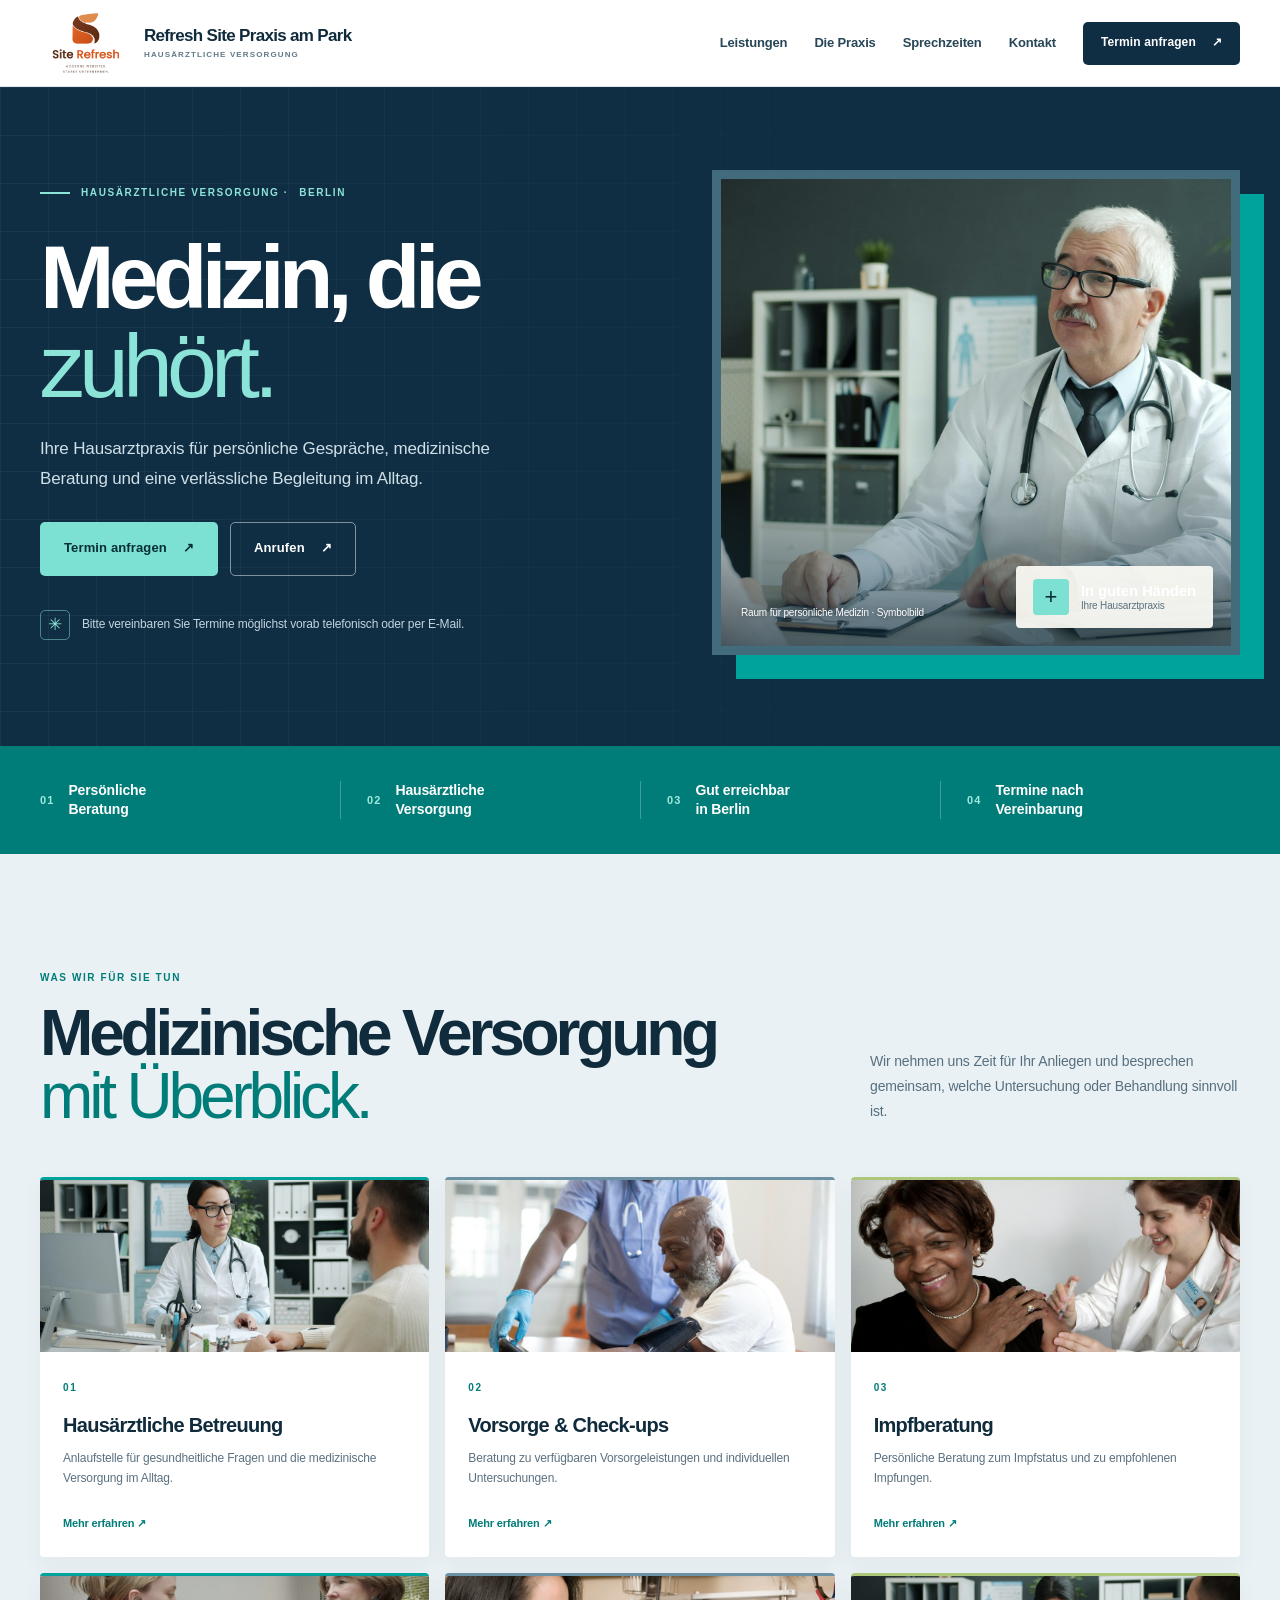
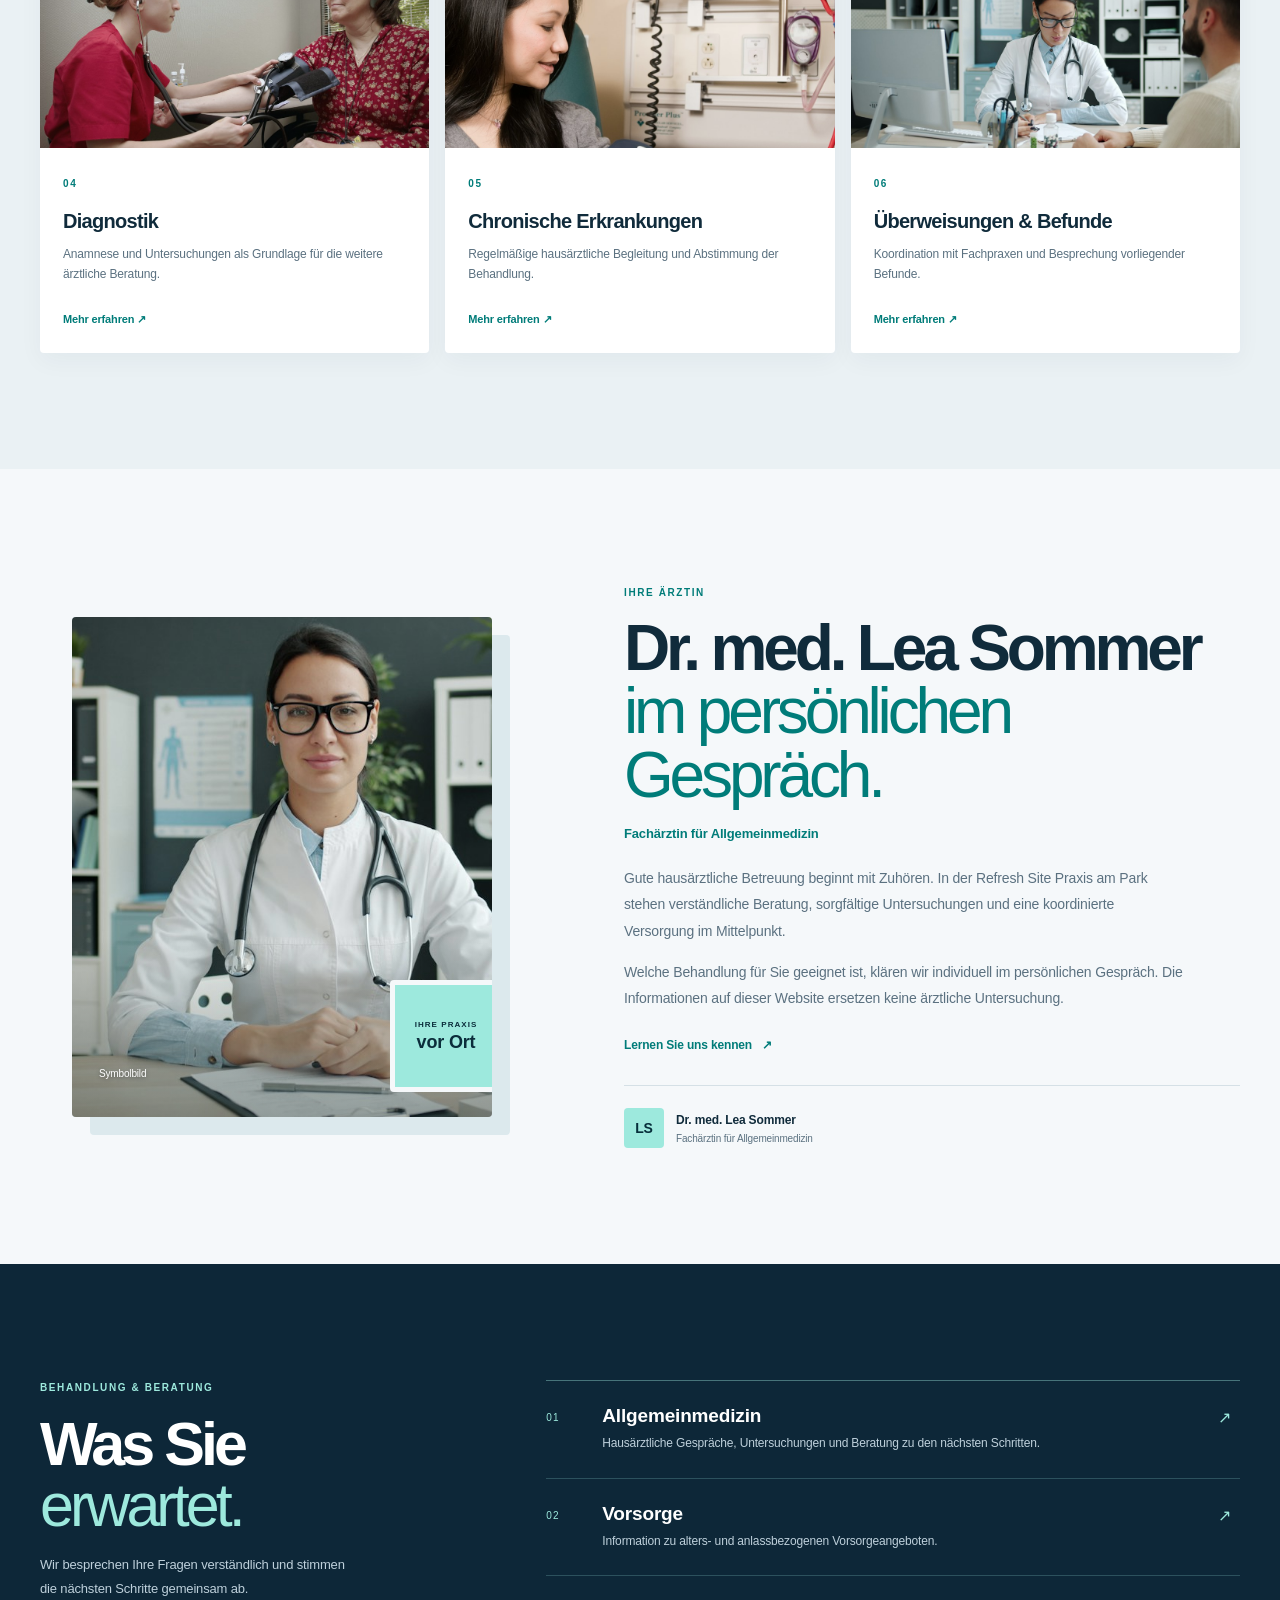
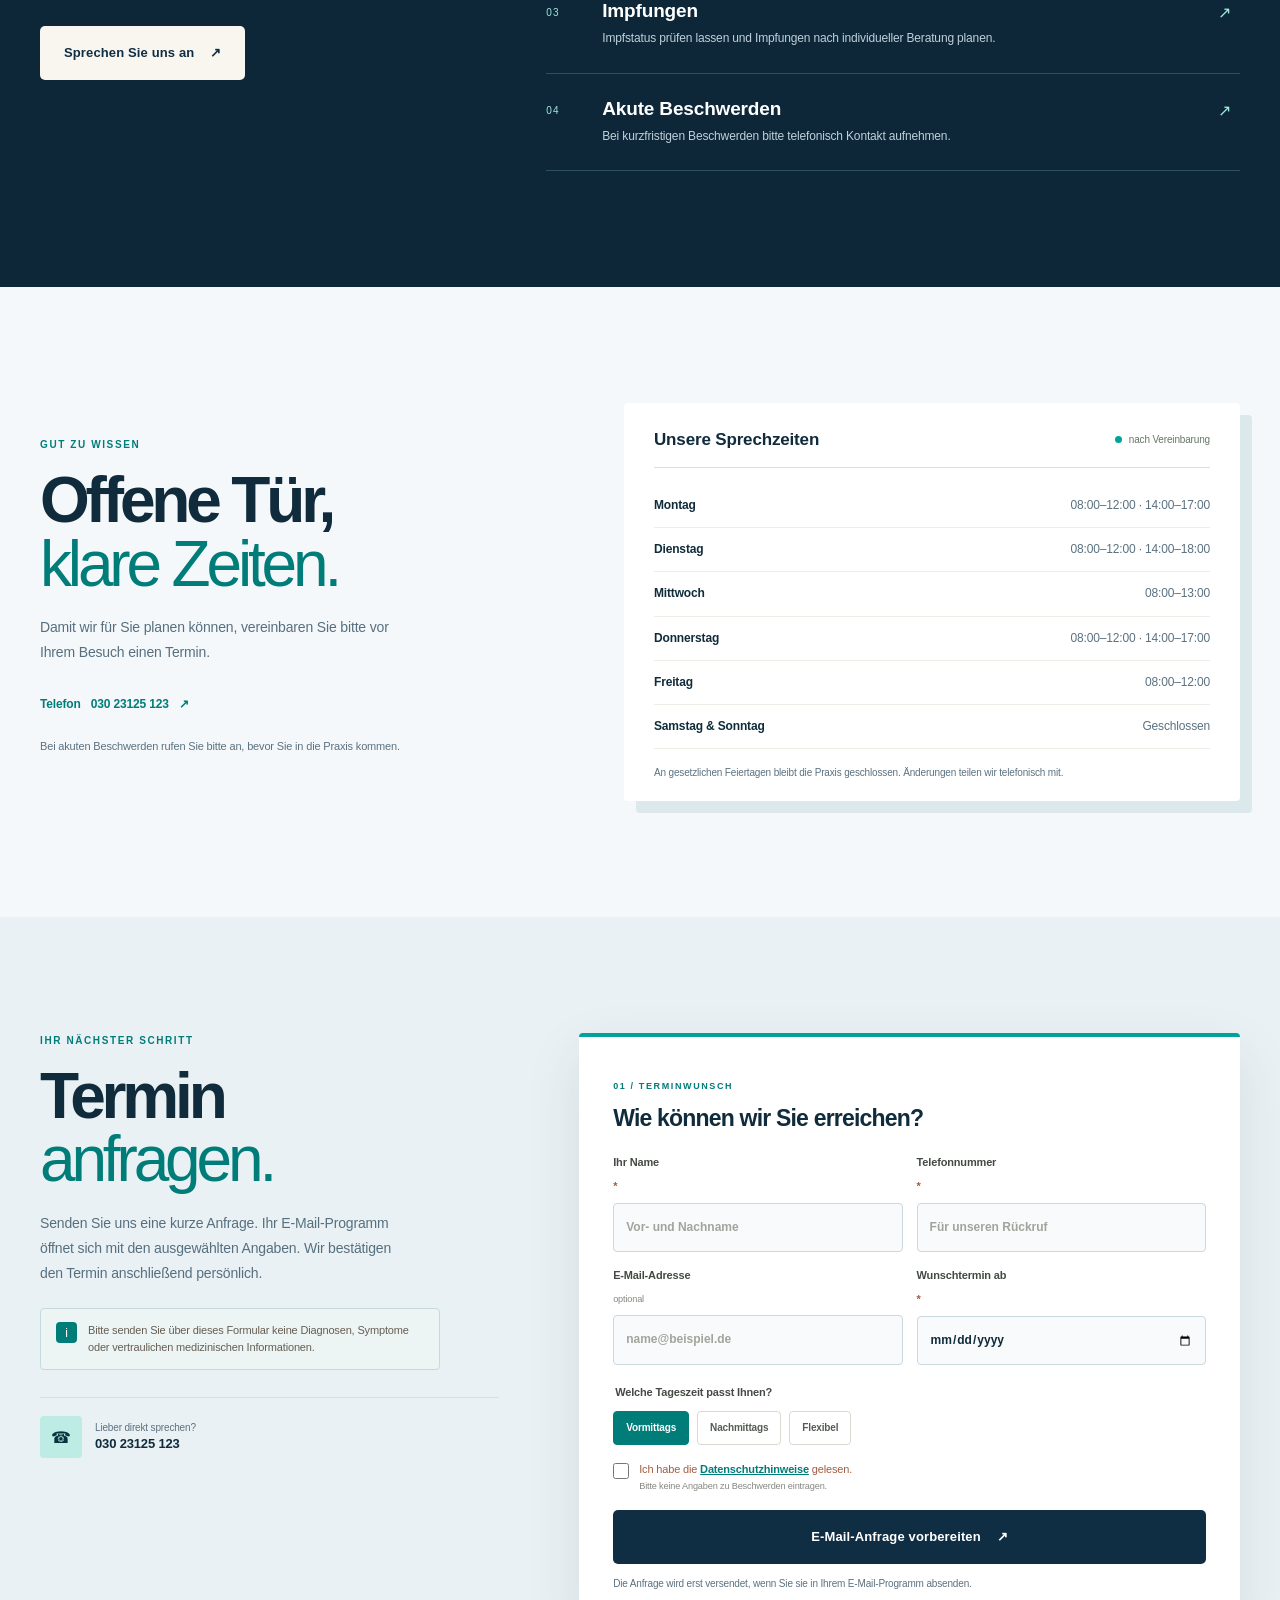
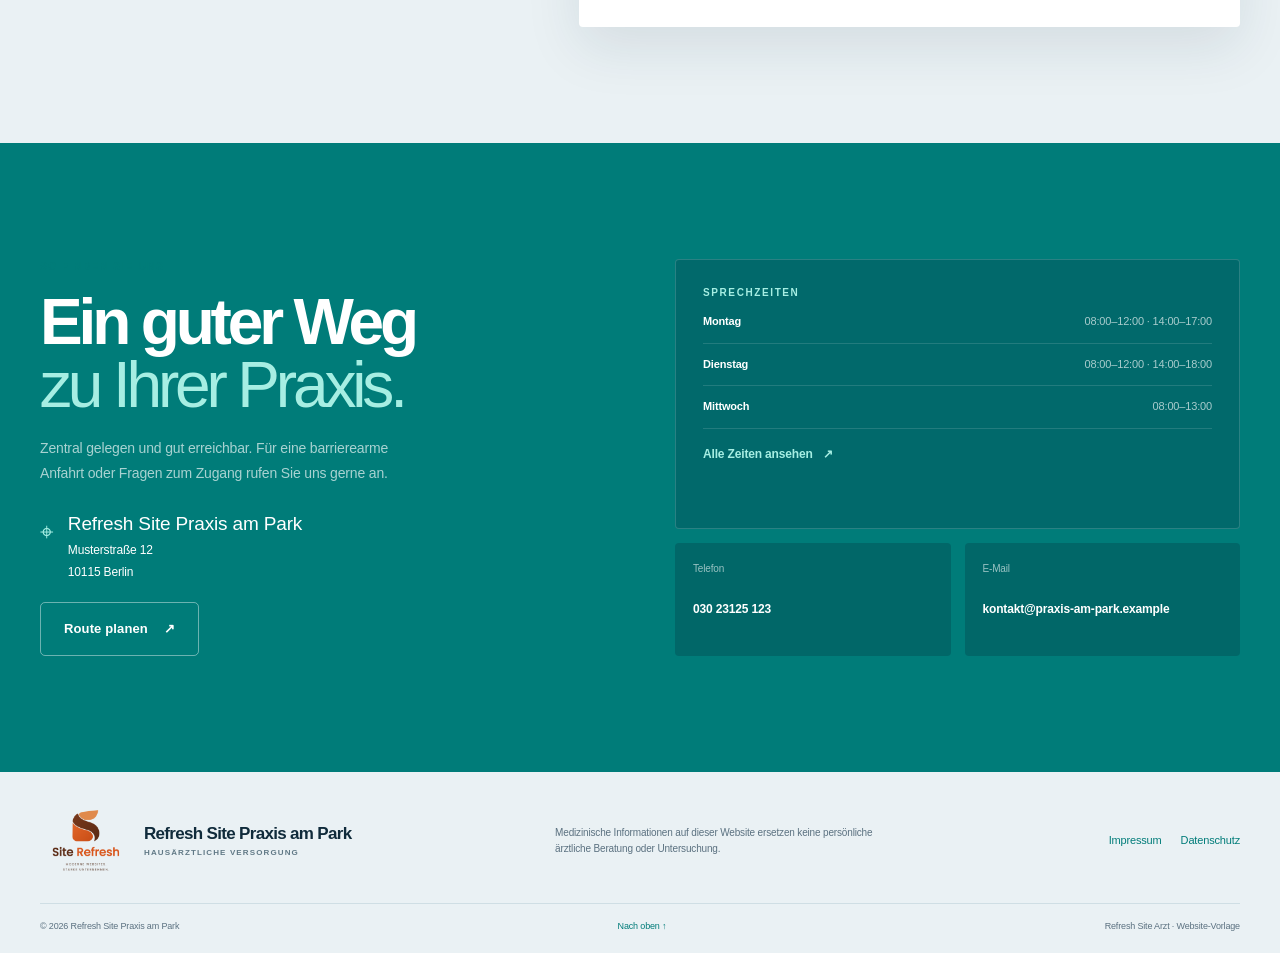
<file: index.html>
<!doctype html>
<html lang="de">
<head>
  <meta charset="utf-8">
  <meta name="viewport" content="width=device-width, initial-scale=1">
  <meta name="theme-color" content="#f7f5ef">
  <meta name="description" content="Hausärztliche Versorgung in Berlin: Informationen zu Leistungen, Sprechzeiten und Terminvereinbarung in der Refresh Site Praxis am Park.">
  <meta property="og:title" content="Refresh Site Praxis am Park — Hausärztliche Versorgung in Berlin">
  <meta property="og:description" content="Leistungen, Sprechzeiten und Kontakt. Lernen Sie die Refresh Site Praxis am Park kennen.">
  <meta property="og:type" content="website">
  <title>Refresh Site Praxis am Park — Hausärztliche Versorgung in Berlin</title>
  <link rel="icon" href="assets/medical-mark.svg" type="image/svg+xml">
  <link rel="stylesheet" href="styles.css">
  <script src="config.js" defer></script>
  <script src="app.js" defer></script>
</head>
<body>
  <a class="skip-link" href="#main">Zum Inhalt springen</a>
  <header class="site-header" id="start">
    <div class="header-inner wrap">
      <a class="brand" href="#start" aria-label="Refresh Site Praxis am Park – Startseite">
        <img class="site-logo" src="assets/site-refresh-logo-scharf.png" alt="Site Refresh logo" width="2400" height="1840">
        <span class="brand-copy"><strong data-config="practiceName">Refresh Site Praxis am Park</strong><small data-config="specialty">Hausärztliche Versorgung</small></span>
      </a>
      <button class="nav-toggle" type="button" aria-label="Menü öffnen" aria-expanded="false" aria-controls="primary-nav"><span></span><span></span></button>
      <nav id="primary-nav" class="primary-nav" aria-label="Hauptnavigation">
        <a href="#leistungen">Leistungen</a><a href="#team">Die Praxis</a><a href="#sprechzeiten">Sprechzeiten</a><a href="#kontakt">Kontakt</a>
        <a class="button button-small button-dark nav-appointment" href="#termin">Termin anfragen <span aria-hidden="true">↗</span></a>
      </nav>
    </div>
  </header>
  <main id="main">
    <section class="hero section-pad">
      <div class="wrap hero-grid">
        <div class="hero-copy">
          <p class="eyebrow"><span class="eyebrow-line"></span> Hausärztliche Versorgung · <span data-config="city">Berlin</span></p>
          <h1>Medizin, die<br><em>zuhört.</em></h1>
          <p class="hero-intro">Ihre Hausarztpraxis für persönliche Gespräche, medizinische Beratung und eine verlässliche Begleitung im Alltag.</p>
          <div class="hero-actions"><a class="button button-accent" href="#termin">Termin anfragen <span aria-hidden="true">↗</span></a><a class="button button-outline" data-phone href="tel:+493023125123">Anrufen <span aria-hidden="true">↗</span></a></div>
          <div class="hero-note"><span class="note-icon" aria-hidden="true">✳</span><span>Bitte vereinbaren Sie Termine möglichst vorab telefonisch oder per E-Mail.</span></div>
        </div>
        <div class="hero-art">
          <img class="hero-photo" src="assets/hero-consultation.jpg" alt="Arzt im persönlichen Gespräch mit einer Patientin" fetchpriority="high" decoding="async">
          <div class="art-card"><span class="art-card-icon">+</span><span><b>In guten Händen</b><small>Ihre Hausarztpraxis</small></span></div>
          <div class="art-caption">Raum für persönliche Medizin · Symbolbild</div>
        </div>
      </div>
    </section>
    <section class="trust-strip" aria-label="Praxis-Schwerpunkte">
      <div class="wrap trust-grid"><div><span class="trust-number">01</span><span>Persönliche<br>Beratung</span></div><div><span class="trust-number">02</span><span>Hausärztliche<br>Versorgung</span></div><div><span class="trust-number">03</span><span>Gut erreichbar<br>in <span data-config="city">Berlin</span></span></div><div><span class="trust-number">04</span><span>Termine nach<br>Vereinbarung</span></div></div>
    </section>
    <section class="section-pad section-warm" id="leistungen">
      <div class="wrap">
        <div class="section-heading"><div><p class="eyebrow">Was wir für Sie tun</p><h2>Medizinische Versorgung<br><em>mit Überblick.</em></h2></div><p class="section-lede">Wir nehmen uns Zeit für Ihr Anliegen und besprechen gemeinsam, welche Untersuchung oder Behandlung sinnvoll ist.</p></div>
        <div class="service-grid" id="service-grid" aria-label="Leistungen der Praxis"></div>
      </div>
    </section>
    <section class="section-pad" id="team">
      <div class="wrap profile-grid">
          <div class="profile-visual">
            <img class="profile-photo" src="assets/doctor-profile.jpg" alt="Symbolbild einer Ärztin im Behandlungszimmer" loading="lazy" decoding="async">
            <span class="photo-disclaimer">Symbolbild</span>
          <div class="profile-stamp"><span>Ihre Praxis</span><b>vor Ort</b></div>
        </div>
        <div class="profile-copy"><p class="eyebrow">Ihre Ärztin</p><h2><span data-config="doctorName">Dr. med. Lea Sommer</span><br><em>im persönlichen Gespräch.</em></h2><p class="profile-qualification" data-config="qualifications">Fachärztin für Allgemeinmedizin</p><p>Gute hausärztliche Betreuung beginnt mit Zuhören. In der Refresh Site Praxis am Park stehen verständliche Beratung, sorgfältige Untersuchungen und eine koordinierte Versorgung im Mittelpunkt.</p><p>Welche Behandlung für Sie geeignet ist, klären wir individuell im persönlichen Gespräch. Die Informationen auf dieser Website ersetzen keine ärztliche Untersuchung.</p><a class="text-link" href="#termin">Lernen Sie uns kennen <span aria-hidden="true">↗</span></a><div class="profile-signature"><span class="signature-mark" data-config="doctorInitials">LS</span><span><b data-config="doctorName">Dr. med. Lea Sommer</b><small data-config="qualifications">Fachärztin für Allgemeinmedizin</small></span></div></div>
      </div>
    </section>
    <section class="section-pad section-dark">
      <div class="wrap treatment-layout"><div><p class="eyebrow eyebrow-light">Behandlung & Beratung</p><h2>Was Sie<br><em>erwartet.</em></h2><p class="dark-lede">Wir besprechen Ihre Fragen verständlich und stimmen die nächsten Schritte gemeinsam ab.</p><a class="button button-light" href="#termin">Sprechen Sie uns an <span aria-hidden="true">↗</span></a></div><div id="treatment-list" class="treatment-list"></div></div>
    </section>
    <section class="section-pad" id="sprechzeiten">
      <div class="wrap hours-layout"><div><p class="eyebrow">Gut zu wissen</p><h2>Offene Tür,<br><em>klare Zeiten.</em></h2><p class="section-lede">Damit wir für Sie planen können, vereinbaren Sie bitte vor Ihrem Besuch einen Termin.</p><a class="text-link" data-phone href="tel:+493023125123">Telefon <span data-config="phoneDisplay">030 23125 123</span> <span aria-hidden="true">↗</span></a><p class="hours-hint">Bei akuten Beschwerden rufen Sie bitte an, bevor Sie in die Praxis kommen.</p></div><div class="hours-card"><div class="hours-card-head"><span>Unsere Sprechzeiten</span><span class="open-mark"><i></i> nach Vereinbarung</span></div><dl id="hours-list"></dl><p class="hours-footnote">An gesetzlichen Feiertagen bleibt die Praxis geschlossen. Änderungen teilen wir telefonisch mit.</p></div></div>
    </section>
    <section class="section-pad section-warm" id="termin">
      <div class="wrap appointment-layout"><div><p class="eyebrow">Ihr nächster Schritt</p><h2>Termin<br><em>anfragen.</em></h2><p class="section-lede">Senden Sie uns eine kurze Anfrage. Ihr E-Mail-Programm öffnet sich mit den ausgewählten Angaben. Wir bestätigen den Termin anschließend persönlich.</p><div class="appointment-callout"><span aria-hidden="true">i</span><p>Bitte senden Sie über dieses Formular keine Diagnosen, Symptome oder vertraulichen medizinischen Informationen.</p></div><div class="appointment-phone"><span class="phone-icon" aria-hidden="true">☎</span><span><small>Lieber direkt sprechen?</small><a data-phone href="tel:+493023125123"><b data-config="phoneDisplay">030 23125 123</b></a></span></div></div>
        <form id="appointment-form" class="appointment-form">
          <div class="form-heading"><span class="form-step">01 / TERMINWUNSCH</span><h3>Wie können wir Sie erreichen?</h3></div>
          <div class="form-row"><label for="name">Ihr Name <span aria-hidden="true">*</span><input id="name" name="name" autocomplete="name" required maxlength="100" placeholder="Vor- und Nachname"></label><label for="phone">Telefonnummer <span aria-hidden="true">*</span><input id="phone" name="phone" type="tel" autocomplete="tel" required maxlength="30" placeholder="Für unseren Rückruf"></label></div>
          <div class="form-row"><label for="email">E-Mail-Adresse <small>optional</small><input id="email" name="email" type="email" autocomplete="email" maxlength="150" placeholder="name@beispiel.de"></label><label for="date">Wunschtermin ab <span aria-hidden="true">*</span><input id="date" name="date" type="date" required></label></div>
          <fieldset class="time-options"><legend>Welche Tageszeit passt Ihnen?</legend><label><input type="radio" name="period" value="Vormittags" checked><span>Vormittags</span></label><label><input type="radio" name="period" value="Nachmittags"><span>Nachmittags</span></label><label><input type="radio" name="period" value="Flexibel"><span>Flexibel</span></label></fieldset>
          <label class="consent"><input type="checkbox" name="privacy" required><span>Ich habe die <a href="datenschutz.html" target="_blank" rel="noopener">Datenschutzhinweise</a> gelesen. <small>Bitte keine Angaben zu Beschwerden eintragen.</small></span></label>
          <button class="button button-dark form-submit" type="submit">E-Mail-Anfrage vorbereiten <span aria-hidden="true">↗</span></button>
          <p class="form-status" id="form-status" aria-live="polite">Die Anfrage wird erst versendet, wenn Sie sie in Ihrem E-Mail-Programm absenden.</p>
        </form>
      </div>
    </section>
    <section class="section-pad contact-section" id="kontakt">
      <div class="wrap contact-layout"><div class="contact-copy"><p class="eyebrow">So finden Sie uns</p><h2>Ein guter Weg<br><em>zu Ihrer Praxis.</em></h2><p class="section-lede">Zentral gelegen und gut erreichbar. Für eine barrierearme Anfahrt oder Fragen zum Zugang rufen Sie uns gerne an.</p><div class="address-block"><span class="address-icon" aria-hidden="true">⌖</span><address><b data-config="practiceName">Refresh Site Praxis am Park</b><span data-config="address">Musterstraße 12</span><span><span data-config="postalCode">10115</span> <span data-config="city">Berlin</span></span></address></div><a class="button button-outline" id="directions-link" href="https://www.openstreetmap.org/" target="_blank" rel="noopener noreferrer">Route planen <span aria-hidden="true">↗</span></a></div><div class="contact-side"><div class="contact-hours"><p class="eyebrow eyebrow-light">Sprechzeiten</p><div id="hours-mini"></div><a href="#sprechzeiten" class="text-link text-link-light">Alle Zeiten ansehen <span aria-hidden="true">↗</span></a></div><div class="contact-quick"><div><small>Telefon</small><a data-phone href="tel:+493023125123" data-config="phoneDisplay">030 23125 123</a></div><div><small>E-Mail</small><a data-email href="mailto:kontakt@praxis-am-park.example" data-config="email">kontakt@praxis-am-park.example</a></div></div></div></div>
    </section>
  </main>
  <footer class="site-footer"><div class="wrap footer-main"><a class="brand brand-footer" href="#start"><img class="site-logo" src="assets/site-refresh-logo-scharf.png" alt="Site Refresh logo" width="2400" height="1840"><span class="brand-copy"><strong data-config="practiceName">Refresh Site Praxis am Park</strong><small data-config="specialty">Hausärztliche Versorgung</small></span></a><p class="footer-note">Medizinische Informationen auf dieser Website ersetzen keine persönliche ärztliche Beratung oder Untersuchung.</p><nav aria-label="Rechtliche Informationen"><a href="impressum.html">Impressum</a><a href="datenschutz.html">Datenschutz</a></nav></div><div class="wrap footer-bottom"><span>© <span id="year"></span> <span data-config="practiceName">Refresh Site Praxis am Park</span></span><a href="#start">Nach oben ↑</a><span>Refresh Site Arzt · Website-Vorlage</span></div></footer>
</body>
</html>
</file>
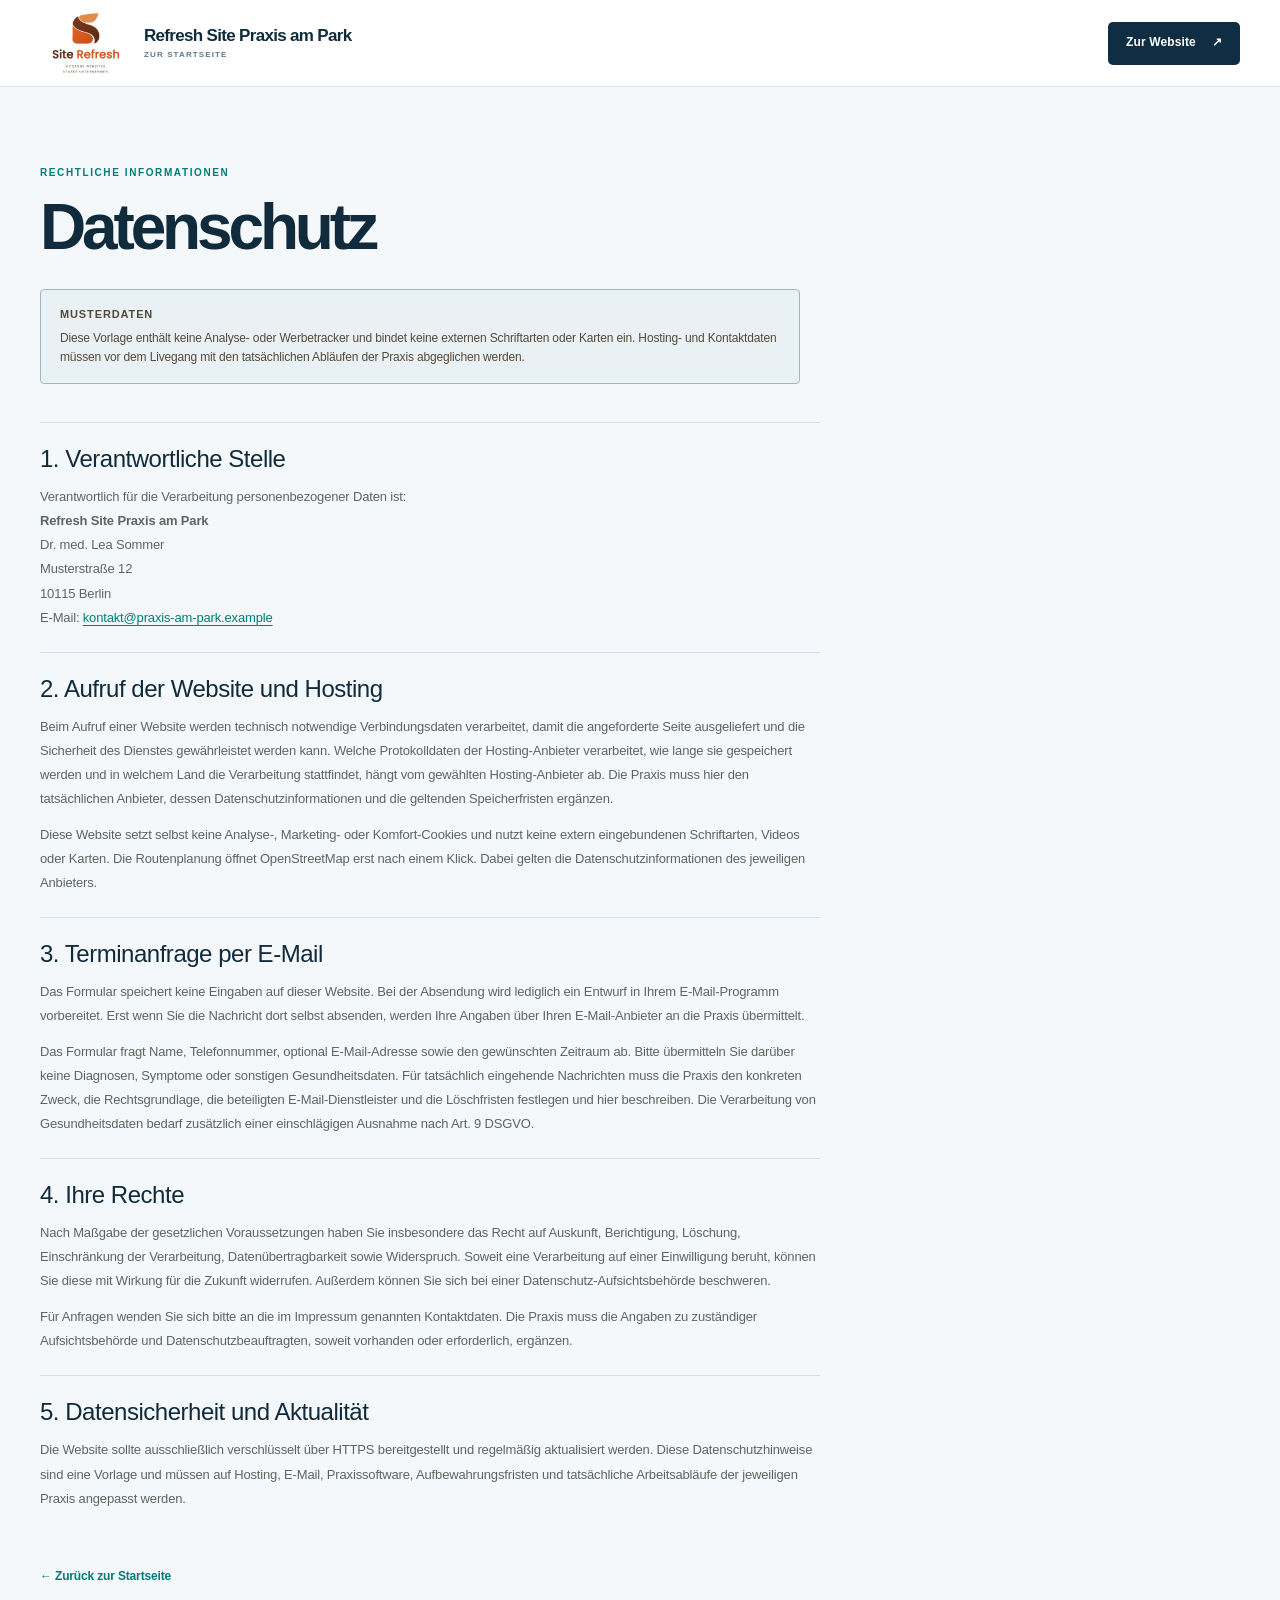
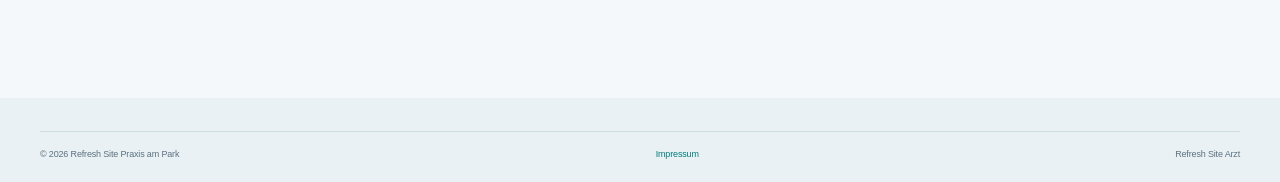
<file: datenschutz.html>
<!doctype html>
<html lang="de">
<head>
  <meta charset="utf-8"><meta name="viewport" content="width=device-width, initial-scale=1"><meta name="theme-color" content="#f7f5ef">
  <meta name="description" content="Datenschutzhinweise der Refresh Site Praxis am Park. Musterdaten für die Website-Vorlage Refresh Site Arzt.">
  <title>Datenschutz — Refresh Site Praxis am Park</title><link rel="icon" href="assets/medical-mark.svg" type="image/svg+xml"><link rel="stylesheet" href="styles.css"><script src="config.js" defer></script><script src="app.js" defer></script>
</head>
<body><a class="skip-link" href="#main">Zum Inhalt springen</a>
  <header class="site-header"><div class="header-inner wrap"><a class="brand" href="index.html"><img class="site-logo" src="assets/site-refresh-logo-scharf.png" alt="Site Refresh logo" width="2400" height="1840"><span class="brand-copy"><strong data-config="practiceName">Refresh Site Praxis am Park</strong><small>Zur Startseite</small></span></a><a class="button button-dark button-small" href="index.html">Zur Website <span aria-hidden="true">↗</span></a></div></header>
  <main id="main" class="legal-main wrap">
    <p class="eyebrow">Rechtliche Informationen</p><h1>Datenschutz</h1>
    <div class="legal-sample"><strong>Musterdaten</strong><span>Diese Vorlage enthält keine Analyse- oder Werbetracker und bindet keine externen Schriftarten oder Karten ein. Hosting- und Kontaktdaten müssen vor dem Livegang mit den tatsächlichen Abläufen der Praxis abgeglichen werden.</span></div>
    <section class="legal-block"><h2>1. Verantwortliche Stelle</h2><p>Verantwortlich für die Verarbeitung personenbezogener Daten ist:<br><strong data-config="practiceName">Refresh Site Praxis am Park</strong><br><span data-config="doctorName">Dr. med. Lea Sommer</span><br><span data-config="address">Musterstraße 12</span><br><span data-config="postalCode">10115</span> <span data-config="city">Berlin</span><br>E-Mail: <a data-email href="mailto:kontakt@praxis-am-park.example">kontakt@praxis-am-park.example</a></p></section>
    <section class="legal-block"><h2>2. Aufruf der Website und Hosting</h2><p>Beim Aufruf einer Website werden technisch notwendige Verbindungsdaten verarbeitet, damit die angeforderte Seite ausgeliefert und die Sicherheit des Dienstes gewährleistet werden kann. Welche Protokolldaten der Hosting-Anbieter verarbeitet, wie lange sie gespeichert werden und in welchem Land die Verarbeitung stattfindet, hängt vom gewählten Hosting-Anbieter ab. Die Praxis muss hier den tatsächlichen Anbieter, dessen Datenschutzinformationen und die geltenden Speicherfristen ergänzen.</p><p>Diese Website setzt selbst keine Analyse-, Marketing- oder Komfort-Cookies und nutzt keine extern eingebundenen Schriftarten, Videos oder Karten. Die Routenplanung öffnet OpenStreetMap erst nach einem Klick. Dabei gelten die Datenschutzinformationen des jeweiligen Anbieters.</p></section>
    <section class="legal-block"><h2>3. Terminanfrage per E-Mail</h2><p>Das Formular speichert keine Eingaben auf dieser Website. Bei der Absendung wird lediglich ein Entwurf in Ihrem E-Mail-Programm vorbereitet. Erst wenn Sie die Nachricht dort selbst absenden, werden Ihre Angaben über Ihren E-Mail-Anbieter an die Praxis übermittelt.</p><p>Das Formular fragt Name, Telefonnummer, optional E-Mail-Adresse sowie den gewünschten Zeitraum ab. Bitte übermitteln Sie darüber keine Diagnosen, Symptome oder sonstigen Gesundheitsdaten. Für tatsächlich eingehende Nachrichten muss die Praxis den konkreten Zweck, die Rechtsgrundlage, die beteiligten E-Mail-Dienstleister und die Löschfristen festlegen und hier beschreiben. Die Verarbeitung von Gesundheitsdaten bedarf zusätzlich einer einschlägigen Ausnahme nach Art. 9 DSGVO.</p></section>
    <section class="legal-block"><h2>4. Ihre Rechte</h2><p>Nach Maßgabe der gesetzlichen Voraussetzungen haben Sie insbesondere das Recht auf Auskunft, Berichtigung, Löschung, Einschränkung der Verarbeitung, Datenübertragbarkeit sowie Widerspruch. Soweit eine Verarbeitung auf einer Einwilligung beruht, können Sie diese mit Wirkung für die Zukunft widerrufen. Außerdem können Sie sich bei einer Datenschutz-Aufsichtsbehörde beschweren.</p><p>Für Anfragen wenden Sie sich bitte an die im Impressum genannten Kontaktdaten. Die Praxis muss die Angaben zu zuständiger Aufsichtsbehörde und Datenschutzbeauftragten, soweit vorhanden oder erforderlich, ergänzen.</p></section>
    <section class="legal-block"><h2>5. Datensicherheit und Aktualität</h2><p>Die Website sollte ausschließlich verschlüsselt über HTTPS bereitgestellt und regelmäßig aktualisiert werden. Diese Datenschutzhinweise sind eine Vorlage und müssen auf Hosting, E-Mail, Praxissoftware, Aufbewahrungsfristen und tatsächliche Arbeitsabläufe der jeweiligen Praxis angepasst werden.</p></section>
    <p class="legal-back"><a class="text-link" href="index.html">← Zurück zur Startseite</a></p>
  </main>
  <footer class="site-footer"><div class="wrap footer-bottom"><span>© <span id="year"></span> <span data-config="practiceName">Refresh Site Praxis am Park</span></span><a href="impressum.html">Impressum</a><span>Refresh Site Arzt</span></div></footer>
</body></html>
</file>
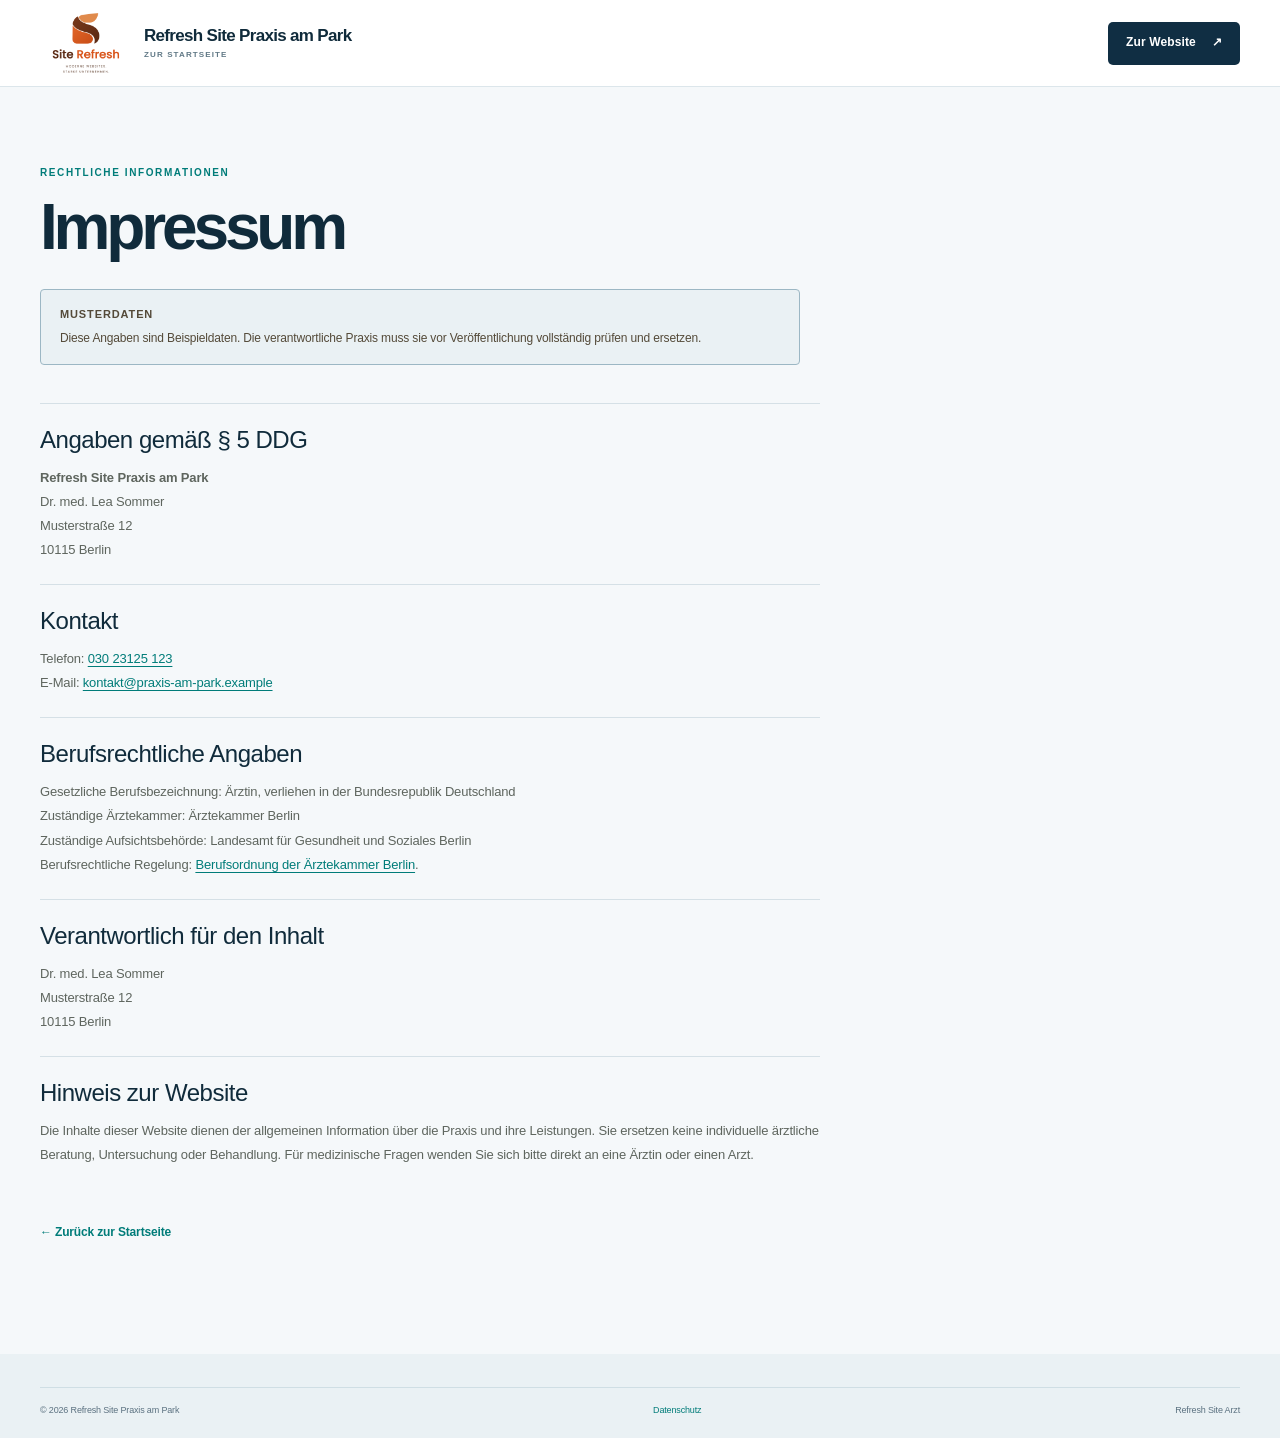
<file: impressum.html>
<!doctype html>
<html lang="de">
<head>
  <meta charset="utf-8"><meta name="viewport" content="width=device-width, initial-scale=1"><meta name="theme-color" content="#f7f5ef">
  <meta name="description" content="Impressum der Refresh Site Praxis am Park. Musterdaten für die Website-Vorlage Refresh Site Arzt.">
  <title>Impressum — Refresh Site Praxis am Park</title><link rel="icon" href="assets/medical-mark.svg" type="image/svg+xml"><link rel="stylesheet" href="styles.css"><script src="config.js" defer></script><script src="app.js" defer></script>
</head>
<body><a class="skip-link" href="#main">Zum Inhalt springen</a>
  <header class="site-header"><div class="header-inner wrap"><a class="brand" href="index.html"><img class="site-logo" src="assets/site-refresh-logo-scharf.png" alt="Site Refresh logo" width="2400" height="1840"><span class="brand-copy"><strong data-config="practiceName">Refresh Site Praxis am Park</strong><small>Zur Startseite</small></span></a><a class="button button-dark button-small" href="index.html">Zur Website <span aria-hidden="true">↗</span></a></div></header>
  <main id="main" class="legal-main wrap">
    <p class="eyebrow">Rechtliche Informationen</p><h1>Impressum</h1>
    <div class="legal-sample"><strong>Musterdaten</strong><span>Diese Angaben sind Beispieldaten. Die verantwortliche Praxis muss sie vor Veröffentlichung vollständig prüfen und ersetzen.</span></div>
    <section class="legal-block"><h2>Angaben gemäß § 5 DDG</h2><address><strong data-config="practiceName">Refresh Site Praxis am Park</strong><br><span data-config="doctorName">Dr. med. Lea Sommer</span><br><span data-config="address">Musterstraße 12</span><br><span data-config="postalCode">10115</span> <span data-config="city">Berlin</span></address></section>
    <section class="legal-block"><h2>Kontakt</h2><p>Telefon: <a data-phone href="tel:+493023125123"><span data-config="phoneDisplay">030 23125 123</span></a><br>E-Mail: <a data-email href="mailto:kontakt@praxis-am-park.example">kontakt@praxis-am-park.example</a></p></section>
    <section class="legal-block"><h2>Berufsrechtliche Angaben</h2><p>Gesetzliche Berufsbezeichnung: <span data-config="professionalTitle">Ärztin, verliehen in der Bundesrepublik Deutschland</span><br>Zuständige Ärztekammer: <span data-config="chamber">Ärztekammer Berlin</span><br>Zuständige Aufsichtsbehörde: <span data-config="supervisoryAuthority">Landesamt für Gesundheit und Soziales Berlin</span><br>Berufsrechtliche Regelung: <a data-rules-link href="https://www.aekb.de/recht/berufsrecht">Berufsordnung der Ärztekammer Berlin</a>.</p></section>
    <section class="legal-block" data-optional-config="taxNumber"><h2>Steuerliche Angaben</h2><p>Umsatzsteuer-Identifikationsnummer oder Wirtschafts-Identifikationsnummer: <span data-config="taxNumber"></span></p></section>
    <section class="legal-block"><h2>Verantwortlich für den Inhalt</h2><p><span data-config="doctorName">Dr. med. Lea Sommer</span><br><span data-config="address">Musterstraße 12</span><br><span data-config="postalCode">10115</span> <span data-config="city">Berlin</span></p></section>
    <section class="legal-block"><h2>Hinweis zur Website</h2><p>Die Inhalte dieser Website dienen der allgemeinen Information über die Praxis und ihre Leistungen. Sie ersetzen keine individuelle ärztliche Beratung, Untersuchung oder Behandlung. Für medizinische Fragen wenden Sie sich bitte direkt an eine Ärztin oder einen Arzt.</p></section>
    <p class="legal-back"><a class="text-link" href="index.html">← Zurück zur Startseite</a></p>
  </main>
  <footer class="site-footer"><div class="wrap footer-bottom"><span>© <span id="year"></span> <span data-config="practiceName">Refresh Site Praxis am Park</span></span><a href="datenschutz.html">Datenschutz</a><span>Refresh Site Arzt</span></div></footer>
</body></html>
</file>
<file: styles.css>
:root {
  color-scheme: light;
  --paper: #f7f5ef;
  --warm: #efede5;
  --ink: #282c27;
  --muted: #696f68;
  --line: #dcded4;
  --accent: #d9784f;
  --accent-dark: #b55d3a;
  --sage: #dce5dc;
  --dark: #293a35;
  --serif: Georgia, "Times New Roman", serif;
  --sans: Arial, Helvetica, sans-serif;
}
* { box-sizing: border-box; }
html { scroll-behavior: smooth; scroll-padding-top: 88px; }
body { margin: 0; color: var(--ink); background: var(--paper); font-family: var(--sans); font-size: 16px; line-height: 1.6; }
a { color: inherit; }
a:focus-visible, button:focus-visible, input:focus-visible { outline: 3px solid #4f8270; outline-offset: 3px; }
button, input { font: inherit; }
.wrap { width: min(1160px, calc(100% - 48px)); margin-inline: auto; }
.section-pad { padding: 108px 0; }
.section-warm { background: var(--warm); }
.skip-link { position: absolute; z-index: 100; top: 8px; left: 8px; padding: 10px 14px; background: white; transform: translateY(-160%); }
.skip-link:focus { transform: none; }
.site-header { position: sticky; z-index: 20; top: 0; border-bottom: 1px solid rgba(38,45,40,.08); background: rgba(247,245,239,.94); backdrop-filter: blur(14px); }
.header-inner { display: flex; min-height: 82px; align-items: center; justify-content: space-between; gap: 28px; }
.brand { display: inline-flex; align-items: center; gap: 12px; color: inherit; text-decoration: none; }
.site-logo { display: block; width: 106px; height: auto; flex: 0 0 auto; }
.brand-mark { display: grid; width: 46px; height: 46px; place-items: center; border: 1px solid #d9a48e; border-radius: 50%; }
.brand-mark svg { width: 27px; height: 27px; fill: var(--accent); }
.brand-copy { display: grid; line-height: 1.25; }
.brand-copy strong { font: 21px var(--serif); }
.brand-copy small { margin-top: 4px; color: var(--muted); font-size: 9px; letter-spacing: .14em; text-transform: uppercase; }
.primary-nav { display: flex; align-items: center; gap: 30px; }
.primary-nav > a:not(.button) { font-size: 13px; text-decoration: none; }
.primary-nav > a:not(.button):hover, .text-link:hover { color: var(--accent-dark); }
.nav-toggle { display: none; width: 44px; height: 44px; padding: 11px; border: 1px solid var(--line); border-radius: 50%; background: transparent; }
.nav-toggle span { display: block; height: 1.5px; margin: 5px 0; background: var(--ink); }
.button { display: inline-flex; min-height: 52px; align-items: center; justify-content: center; gap: 16px; padding: 0 23px; border: 1px solid transparent; border-radius: 999px; color: white; font-size: 13px; font-weight: 700; text-decoration: none; transition: transform .2s ease, background .2s ease; }
.button:hover { transform: translateY(-2px); }
.button-small { min-height: 42px; padding-inline: 17px; font-size: 12px; }
.button-dark { background: var(--dark); }
.button-dark:hover { background: #1f2f2b; }
.button-accent { background: var(--accent); }
.button-accent:hover { background: var(--accent-dark); }
.button-outline { border-color: rgba(40,44,39,.28); color: var(--ink); background: transparent; }
.button-outline:hover { background: rgba(255,255,255,.55); }
.button-light { color: var(--dark); background: #f8f6ef; }
.hero { min-height: 600px; padding-top: 68px; padding-bottom: 82px; overflow: hidden; }
.hero-grid { display: grid; grid-template-columns: 1.04fr .96fr; align-items: center; gap: 52px; }
.hero-copy { position: relative; z-index: 2; }
.eyebrow { display: flex; align-items: center; gap: 11px; margin: 0; color: #9a5b42; font-size: 10px; font-weight: 700; letter-spacing: .2em; text-transform: uppercase; }
.eyebrow-line { display: inline-block; width: 30px; height: 1px; background: var(--accent); }
h1, h2 { margin-bottom: 0; font: 400 clamp(42px, 5.5vw, 70px)/1.07 var(--serif); letter-spacing: -.035em; }
h1 { margin-top: 27px; }
h1 em, h2 em { color: var(--accent-dark); font-weight: 400; }
.hero-intro { max-width: 500px; margin: 24px 0 28px; color: #5f675f; font-size: 17px; line-height: 1.75; }
.hero-actions { display: flex; flex-wrap: wrap; gap: 12px; }
.hero-note { display: flex; max-width: 460px; align-items: center; gap: 12px; margin-top: 34px; color: var(--muted); font-size: 12px; }
.note-icon { color: var(--accent-dark); font-size: 17px; }
.hero-art { position: relative; min-height: 440px; overflow: hidden; border-radius: 180px 180px 18px 18px; background: #dce5dc; }
.hero-photo { position: absolute; inset: 0; width: 100%; height: 100%; object-fit: cover; object-position: 55% center; }
.hero-art:after { position: absolute; z-index: 1; inset: 48% 0 0; background: linear-gradient(transparent,rgba(25,38,33,.44)); content: ""; pointer-events: none; }
.art-sun { position: absolute; top: 47px; right: 55px; width: 102px; height: 102px; border-radius: 50%; background: #e8bd89; }
.art-arch { position: absolute; top: 34px; left: 27%; width: 48%; height: 250px; padding: 23px; border: 2px solid rgba(49,72,64,.2); border-bottom: 0; border-radius: 150px 150px 0 0; }
.art-window { position: relative; display: grid; width: 100%; height: 100%; grid-template-columns: 1fr 1fr; grid-template-rows: 1fr 1fr; overflow: hidden; border-radius: 130px 130px 0 0; background: #aabcb2; }
.art-window i { border: 5px solid rgba(250,248,241,.72); }
.art-window:after { position: absolute; top: 50%; left: 0; width: 100%; height: 5px; background: rgba(250,248,241,.72); content: ""; }
.art-window:before { position: absolute; top: 0; left: 50%; width: 5px; height: 100%; background: rgba(250,248,241,.72); content: ""; }
.art-plant { position: absolute; bottom: 54px; left: 40px; width: 80px; height: 155px; }
.art-plant b { position: absolute; bottom: 0; left: 19px; width: 43px; height: 48px; border-radius: 3px 3px 14px 14px; background: #c8805d; }
.art-plant span { position: absolute; bottom: 40px; left: 37px; width: 20px; height: 72px; border-radius: 100% 0 100% 0; background: #718c73; transform: rotate(-25deg); transform-origin: bottom; }
.art-plant span:nth-child(2) { left: 14px; height: 86px; transform: rotate(-60deg); }
.art-plant span:nth-child(3) { left: 44px; height: 93px; transform: rotate(29deg) scaleX(-1); }
.art-doctor { position: absolute; z-index: 2; right: 20%; bottom: 0; width: 190px; height: 305px; }
.doctor-head { position: absolute; z-index: 3; top: 63px; left: 48px; width: 94px; height: 116px; border-radius: 48% 48% 45% 45%; background: #d79d78; }
.doctor-head i { position: absolute; top: 53px; left: 20px; width: 6px; height: 4px; border-radius: 50%; background: #4c4039; }
.doctor-head i:nth-child(2) { left: 66px; }
.doctor-hair { position: absolute; z-index: 4; top: 50px; left: 44px; width: 101px; height: 57px; border-radius: 56% 51% 30% 25%; background: #453c37; transform: rotate(-3deg); }
.doctor-neck { position: absolute; z-index: 2; top: 164px; left: 79px; width: 34px; height: 45px; background: #cb8b68; }
.doctor-coat { position: absolute; bottom: -58px; left: 8px; width: 175px; height: 201px; border-radius: 70px 70px 0 0; background: #f5f2e8; }
.doctor-coat:before { position: absolute; top: 0; left: 50%; width: 2px; height: 98%; background: #d4d2c9; content: ""; }
.coat-pocket { position: absolute; top: 67px; right: 32px; width: 27px; height: 30px; border: 1px solid #aabcb2; border-radius: 0 0 6px 6px; }
.coat-cross { position: absolute; top: 42px; left: 36px; color: #7a9886; font-size: 25px; font-weight: 700; }
.art-card { position: absolute; z-index: 4; right: 23px; bottom: 23px; display: flex; align-items: center; gap: 12px; padding: 13px 17px; border: 1px solid rgba(43,55,49,.08); border-radius: 14px; background: rgba(250,249,244,.94); box-shadow: 0 12px 30px rgba(37,54,45,.1); }
.art-card-icon { display: grid; width: 36px; height: 36px; place-items: center; border-radius: 50%; color: white; background: var(--accent); font-size: 22px; }
.art-card span:last-child { display: grid; line-height: 1.3; }
.art-card b { font: 17px var(--serif); }
.art-card small, .art-caption { color: var(--muted); font-size: 10px; }
.art-caption { position: absolute; z-index: 2; bottom: 30px; left: 30px; color: white; text-shadow: 0 1px 4px rgba(0,0,0,.35); }
.trust-strip { border-block: 1px solid var(--line); background: rgba(255,255,255,.42); }
.trust-grid { display: grid; min-height: 118px; grid-template-columns: repeat(4,1fr); align-items: center; }
.trust-grid > div { display: flex; align-items: center; gap: 14px; padding-left: 26px; border-left: 1px solid var(--line); color: #59635b; font: 16px/1.35 var(--serif); }
.trust-grid > div:first-child { padding-left: 0; border-left: 0; }
.trust-number { color: var(--accent-dark); font: 11px var(--sans); letter-spacing: .1em; }
.section-heading { display: flex; align-items: end; justify-content: space-between; gap: 42px; margin-bottom: 42px; }
.section-heading h2, .profile-copy h2, .hours-layout h2, .appointment-layout h2, .contact-copy h2 { margin-top: 16px; font-size: clamp(38px,4.4vw,55px); }
.section-lede { max-width: 390px; margin: 0 0 4px; color: var(--muted); font-size: 14px; line-height: 1.8; }
.service-grid { display: grid; grid-template-columns: repeat(3,1fr); gap: 14px; }
.service-card { min-height: 0; overflow: hidden; border: 1px solid #dfe0d8; border-radius: 13px; background: rgba(255,255,255,.68); transition: transform .2s ease, box-shadow .2s ease; }
.service-photo { display: block; width: 100%; height: 154px; object-fit: cover; }
.service-card-copy { padding: 20px 22px 19px; }
.service-card:hover { transform: translateY(-3px); box-shadow: 0 12px 30px rgba(36,48,41,.07); }
.service-number { color: var(--accent-dark); font-size: 10px; letter-spacing: .16em; }
.service-card h3 { margin: 15px 0 8px; font: 23px/1.2 var(--serif); }
.service-card p { min-height: 47px; margin-bottom: 13px; color: var(--muted); font-size: 12px; line-height: 1.65; }
.service-card a { color: #815442; font-size: 11px; font-weight: 700; text-decoration: none; }
.profile-grid { display: grid; grid-template-columns: .9fr 1.1fr; align-items: center; gap: 90px; }
.profile-visual { position: relative; width: min(100%,420px); height: 470px; margin-inline: auto; overflow: hidden; border-radius: 190px 190px 18px 18px; background: linear-gradient(160deg,#e9ded0,#dbc7b4); }
.profile-photo { display: block; width: 100%; height: 100%; object-fit: cover; object-position: center 32%; }
.profile-visual:after { position: absolute; inset: 58% 0 0; background: linear-gradient(transparent,rgba(25,38,33,.38)); content: ""; pointer-events: none; }
.photo-disclaimer { position: absolute; z-index: 1; bottom: 35px; left: 27px; color: white; font-size: 10px; text-shadow: 0 1px 4px rgba(0,0,0,.4); }
.portrait-circle { position: absolute; top: 43px; left: 52px; width: 140px; height: 140px; border-radius: 50%; background: #efc78e; }
.portrait-body { position: absolute; bottom: -42px; left: 74px; width: 248px; height: 275px; border-radius: 120px 120px 0 0; background: #f5f2e8; }
.portrait-body:after { position: absolute; top: 0; left: 50%; width: 2px; height: 100%; background: #d3d2c9; content: ""; }
.portrait-neck { position: absolute; z-index: 2; top: 213px; left: 186px; width: 42px; height: 56px; background: #ce9271; }
.portrait-face { position: absolute; z-index: 3; top: 114px; left: 147px; width: 122px; height: 143px; border-radius: 48% 48% 47% 47%; background: #d89f7e; }
.portrait-face i { position: absolute; top: 66px; left: 26px; width: 6px; height: 4px; border-radius: 50%; background: #483e37; }
.portrait-face i:nth-child(2) { left: 87px; }
.portrait-face b { position: absolute; top: 99px; left: 55px; width: 18px; height: 1px; background: #9a5c50; }
.portrait-hair { position: absolute; z-index: 4; top: 99px; left: 141px; width: 132px; height: 63px; border-radius: 55% 54% 28% 22%; background: #4a403a; transform: rotate(-5deg); }
.portrait-star { position: absolute; top: 53px; right: 49px; color: #9a6c51; font-size: 27px; }
.profile-stamp { position: absolute; z-index: 2; right: 0; bottom: 24px; display: grid; width: 108px; height: 108px; place-content: center; border: 5px solid var(--paper); border-radius: 50%; color: white; background: var(--dark); text-align: center; text-transform: uppercase; }
.profile-stamp span { font-size: 8px; letter-spacing: .13em; }
.profile-stamp b { font: 20px var(--serif); text-transform: none; }
.profile-copy > p:not(.eyebrow):not(.profile-qualification) { max-width: 560px; color: var(--muted); font-size: 14px; line-height: 1.9; }
.profile-qualification { margin: 17px 0 20px; color: #986045; font-size: 13px; font-weight: 700; }
.text-link { display: inline-flex; align-items: center; gap: 10px; margin-top: 10px; color: #815442; font-size: 12px; font-weight: 700; text-decoration: none; }
.profile-signature { display: flex; align-items: center; gap: 12px; margin-top: 29px; }
.signature-mark { display: grid; width: 40px; height: 40px; place-items: center; border: 1px solid #d9a48e; border-radius: 50%; color: var(--accent-dark); font: 14px var(--serif); }
.profile-signature span:last-child { display: grid; font-size: 12px; line-height: 1.35; }
.profile-signature small { margin-top: 4px; color: var(--muted); font-size: 10px; }
.section-dark { color: white; background: var(--dark); }
.treatment-layout { display: grid; grid-template-columns: .75fr 1.25fr; align-items: start; gap: 90px; }
.eyebrow-light { color: #ecc19e; }
.treatment-layout h2 { margin: 18px 0; font-size: clamp(43px,5vw,61px); }
.treatment-layout h2 em { color: #ecc19e; }
.dark-lede { max-width: 315px; margin: 0 0 26px; color: rgba(255,255,255,.65); font-size: 13px; line-height: 1.8; }
.treatment-list { border-top: 1px solid rgba(255,255,255,.18); }
.treatment-item { display: grid; grid-template-columns: 40px 1fr 22px; align-items: start; gap: 16px; padding: 24px 0; border-bottom: 1px solid rgba(255,255,255,.18); }
.treatment-index { padding-top: 5px; color: #ecc19e; font-size: 10px; letter-spacing: .12em; }
.treatment-item h3 { margin: 0 0 6px; font: 22px var(--serif); }
.treatment-item p { max-width: 480px; margin: 0; color: rgba(255,255,255,.63); font-size: 12px; line-height: 1.7; }
.treatment-arrow { color: #ecc19e; }
.hours-layout { display: grid; grid-template-columns: .9fr 1.1fr; align-items: center; gap: 80px; }
.hours-layout .section-lede { margin: 19px 0 20px; }
.hours-hint { max-width: 370px; margin-top: 22px; color: var(--muted); font-size: 11px; }
.hours-card { padding: 27px 30px 20px; border: 1px solid var(--line); border-radius: 15px; background: #fffefa; box-shadow: 0 14px 35px rgba(37,45,38,.04); }
.hours-card-head { display: flex; align-items: center; justify-content: space-between; gap: 15px; padding-bottom: 17px; border-bottom: 1px solid var(--line); font: 20px var(--serif); }
.open-mark { display: flex; align-items: center; gap: 7px; color: #647765; font: 10px var(--sans); }
.open-mark i { width: 7px; height: 7px; border-radius: 50%; background: #7e9c79; }
.hours-row { display: flex; justify-content: space-between; gap: 15px; padding: 12px 0; border-bottom: 1px solid #eeeee8; font-size: 12px; }
.hours-row dt { font-weight: 700; }
.hours-row dd { margin: 0; color: var(--muted); text-align: right; }
.hours-footnote { margin: 16px 0 0; color: var(--muted); font-size: 10px; }
.appointment-layout { display: grid; grid-template-columns: .82fr 1.18fr; align-items: start; gap: 80px; }
.appointment-layout .section-lede { margin: 19px 0; }
.appointment-callout { display: flex; max-width: 400px; gap: 11px; margin-top: 22px; padding: 13px 15px; border: 1px solid #e3d5c5; border-radius: 10px; background: rgba(255,255,255,.52); }
.appointment-callout > span { display: grid; width: 21px; height: 21px; flex: 0 0 auto; place-items: center; border-radius: 50%; color: white; background: #927358; font: 12px var(--serif); }
.appointment-callout p { margin: 0; color: #655d53; font-size: 11px; line-height: 1.55; }
.appointment-phone { display: flex; align-items: center; gap: 13px; margin-top: 27px; }
.phone-icon { display: grid; width: 42px; height: 42px; place-items: center; border: 1px solid #d9a48e; border-radius: 50%; color: var(--accent-dark); }
.appointment-phone > span:last-child { display: grid; line-height: 1.4; }
.appointment-phone small { color: var(--muted); font-size: 10px; }
.appointment-phone a { font-size: 13px; font-weight: 700; text-decoration: none; }
.appointment-form { padding: 31px; border: 1px solid #e1e0d8; border-radius: 16px; background: #fffefa; box-shadow: 0 16px 40px rgba(37,45,38,.06); }
.form-heading { margin-bottom: 22px; }
.form-step { color: #9a5b42; font-size: 9px; font-weight: 700; letter-spacing: .18em; }
.form-heading h3 { margin: 8px 0 0; font: 25px var(--serif); }
.form-row { display: grid; grid-template-columns: 1fr 1fr; gap: 14px; margin-top: 15px; }
.appointment-form label { display: grid; gap: 7px; color: #444a43; font-size: 11px; font-weight: 700; }
.appointment-form label > span { color: #a35d42; }
.appointment-form label small { color: #858880; font-weight: 400; }
.appointment-form input:not([type="checkbox"]):not([type="radio"]) { width: 100%; min-height: 45px; padding: 10px 12px; border: 1px solid #d9dbd2; border-radius: 7px; color: var(--ink); background: white; font-size: 12px; }
.appointment-form input::placeholder { color: #a2a49c; }
.time-options { display: flex; flex-wrap: wrap; gap: 8px; margin: 19px 0 16px; padding: 0; border: 0; }
.time-options legend { width: 100%; margin-bottom: 9px; color: #444a43; font-size: 11px; font-weight: 700; }
.time-options label { display: inline-flex; cursor: pointer; }
.time-options input { position: absolute; width: 1px; height: 1px; opacity: 0; }
.time-options label span { padding: 8px 12px; border: 1px solid #d9dbd2; border-radius: 99px; color: #555c54; font-size: 10px; }
.time-options input:checked + span { border-color: var(--dark); color: white; background: var(--dark); }
.time-options input:focus-visible + span { outline: 3px solid #4f8270; outline-offset: 3px; }
.consent { display: flex !important; grid-template-columns: 16px 1fr; align-items: start; gap: 10px !important; margin: 16px 0; font-weight: 400 !important; line-height: 1.5; }
.consent input { width: 16px; height: 16px; margin: 2px 0 0; accent-color: var(--dark); }
.consent a { color: #815442; font-weight: 700; }
.consent small { display: block; margin-top: 3px; }
.form-submit { width: 100%; min-height: 50px; border: 0; cursor: pointer; }
.form-status { min-height: 17px; margin: 12px 0 0; color: var(--muted); font-size: 10px; line-height: 1.55; }
.contact-section { color: white; background: var(--dark); }
.contact-layout { display: grid; grid-template-columns: 1fr 1fr; gap: 70px; }
.contact-copy h2 { margin-bottom: 18px; }
.contact-copy h2 em { color: #ecc19e; }
.contact-copy .section-lede { color: rgba(255,255,255,.66); }
.address-block { display: flex; align-items: start; gap: 14px; margin: 27px 0 20px; }
.address-icon { color: #ecc19e; font-size: 24px; }
.address-block address { display: grid; gap: 3px; font-size: 12px; font-style: normal; }
.address-block address b { margin-bottom: 3px; font: 19px var(--serif); }
.contact-copy .button-outline { border-color: rgba(255,255,255,.42); color: white; }
.contact-copy .button-outline:hover { background: rgba(255,255,255,.08); }
.contact-side { display: grid; grid-template-columns: 1fr; gap: 14px; }
.contact-hours { padding: 25px 27px; border: 1px solid rgba(255,255,255,.16); border-radius: 14px; background: rgba(255,255,255,.04); }
.contact-hours .hours-row { border-color: rgba(255,255,255,.13); font-size: 11px; }
.contact-hours .hours-row dd { color: rgba(255,255,255,.66); }
.contact-hours .text-link-light { margin-top: 16px; color: #ecc19e; }
.contact-quick { display: grid; grid-template-columns: 1fr 1fr; gap: 14px; }
.contact-quick > div { display: grid; gap: 5px; padding: 18px; border-radius: 11px; background: rgba(255,255,255,.07); }
.contact-quick small { color: rgba(255,255,255,.6); font-size: 10px; }
.contact-quick a { overflow-wrap: anywhere; color: white; font-size: 12px; font-weight: 700; text-decoration: none; }
.site-footer { padding: 33px 0 0; background: #f1efe8; }
.footer-main { display: flex; align-items: center; justify-content: space-between; gap: 26px; padding-bottom: 27px; }
.footer-note { max-width: 350px; margin: 0; color: var(--muted); font-size: 10px; }
.footer-main nav { display: flex; gap: 19px; font-size: 11px; }
.footer-main nav a, .footer-bottom a { color: #59635b; text-decoration: none; }
.footer-main nav a:hover, .footer-bottom a:hover { text-decoration: underline; }
.footer-bottom { display: flex; justify-content: space-between; gap: 15px; padding: 15px 0 20px; border-top: 1px solid var(--line); color: var(--muted); font-size: 9px; }
.legal-main { min-height: 70vh; padding-top: 78px; padding-bottom: 95px; }
.legal-main h1 { margin: 15px 0 30px; font-size: clamp(42px,6vw,64px); }
.legal-sample { display: grid; gap: 5px; max-width: 760px; margin-bottom: 38px; padding: 16px 19px; border: 1px solid #e5c98d; border-radius: 10px; background: #f8edcf; color: #544a39; font-size: 12px; }
.legal-sample strong { font-size: 11px; letter-spacing: .08em; text-transform: uppercase; }
.legal-block { max-width: 780px; padding: 22px 0; border-top: 1px solid var(--line); }
.legal-block h2 { margin: 0 0 12px; font: 24px var(--serif); letter-spacing: -.02em; }
.legal-block p, .legal-block address { margin: 0; color: #5e655e; font-size: 13px; line-height: 1.85; font-style: normal; }
.legal-block p + p { margin-top: 12px; }
.legal-block a { color: #80513e; text-underline-offset: 3px; }
.legal-back { margin-top: 24px; }
@media (max-width: 900px) {
  .wrap { width: min(100% - 38px, 720px); }
  .section-pad { padding: 82px 0; }
  .header-inner { min-height: 74px; }
  .nav-toggle { display: block; cursor: pointer; }
  .primary-nav { position: absolute; top: 100%; right: 0; left: 0; display: none; align-items: stretch; gap: 0; padding: 8px 24px 20px; border-bottom: 1px solid var(--line); background: var(--paper); }
  .primary-nav.is-open { display: grid; }
  .primary-nav > a:not(.button) { padding: 12px 0; border-bottom: 1px solid var(--line); }
  .primary-nav .nav-appointment { margin-top: 14px; }
  .hero-grid { grid-template-columns: 1fr .9fr; gap: 25px; }
  .hero-art { min-height: 385px; }
  .art-doctor { right: 13%; transform: scale(.85); transform-origin: bottom; }
  .art-plant { left: 10px; transform: scale(.8); transform-origin: bottom left; }
  .trust-grid > div { padding-left: 14px; font-size: 14px; }
  .profile-grid { gap: 45px; }
  .treatment-layout, .hours-layout, .appointment-layout { gap: 45px; }
  .contact-layout { gap: 40px; }
}
@media (max-width: 640px) {
  html { scroll-padding-top: 74px; }
  .wrap { width: calc(100% - 36px); }
  .section-pad { padding: 68px 0; }
  .brand-mark { width: 41px; height: 41px; }
  .site-logo { width: 78px; }
  .brand { gap: 8px; }
  .brand-copy strong { font-size: 16px; }
  .brand-copy small { font-size: 8px; letter-spacing: .1em; }
  .hero { padding-top: 48px; padding-bottom: 56px; }
  .hero-grid { grid-template-columns: 1fr; gap: 32px; }
  h1 { margin-top: 20px; font-size: clamp(46px,14vw,65px); }
  .hero-intro { max-width: 440px; margin: 18px 0 22px; font-size: 15px; }
  .hero-note { margin-top: 21px; font-size: 11px; }
  .hero-art { width: min(100%, 440px); min-height: 350px; margin-inline: auto; }
  .art-arch { top: 20px; height: 220px; }
  .art-doctor { right: 17%; transform: scale(.78); }
  .art-plant { bottom: 29px; transform: scale(.7); }
  .art-caption { bottom: 19px; left: 17px; font-size: 9px; }
  .trust-grid { grid-template-columns: 1fr 1fr; padding-block: 14px; }
  .trust-grid > div { min-height: 62px; padding-left: 10px; font-size: 12px; }
  .trust-grid > div:nth-child(odd) { padding-left: 0; border-left: 0; }
  .section-heading { display: block; margin-bottom: 26px; }
  .section-heading h2, .profile-copy h2, .hours-layout h2, .appointment-layout h2, .contact-copy h2 { font-size: 42px; }
  .section-lede { margin-top: 17px; font-size: 13px; }
  .service-grid { grid-template-columns: 1fr 1fr; gap: 9px; }
  .service-photo { height: 120px; }
  .service-card-copy { padding: 15px 13px; }
  .service-card h3 { margin-top: 18px; font-size: 20px; }
  .service-card p { min-height: 67px; font-size: 11px; }
  .profile-grid { grid-template-columns: 1fr; gap: 34px; }
  .profile-visual { width: min(100%,390px); height: 390px; }
  .profile-stamp { right: 6px; bottom: 15px; width: 96px; height: 96px; }
  .treatment-layout, .hours-layout, .appointment-layout, .contact-layout { grid-template-columns: 1fr; gap: 34px; }
  .treatment-item { grid-template-columns: 30px 1fr 18px; gap: 10px; padding: 19px 0; }
  .treatment-item h3 { font-size: 20px; }
  .hours-card { padding: 20px 17px 16px; }
  .hours-card-head { align-items: start; font-size: 18px; }
  .open-mark { font-size: 9px; }
  .hours-row { font-size: 10px; }
  .appointment-form { padding: 22px 17px; }
  .form-row { grid-template-columns: 1fr; gap: 13px; }
  .contact-quick { grid-template-columns: 1fr; }
  .footer-main { align-items: start; flex-wrap: wrap; }
  .footer-note { order: 3; max-width: none; flex: 1 0 100%; }
  .footer-main nav { gap: 12px; }
  .footer-bottom { flex-wrap: wrap; font-size: 8px; }
}
@media (prefers-reduced-motion: reduce) {
  *, *::before, *::after { scroll-behavior: auto !important; transition-duration: .01ms !important; }
}

/* Site Refresh: contemporary clinical editorial direction */
:root {
  color-scheme: light;
  --paper: #f5f8fa;
  --warm: #eaf1f4;
  --ink: #102b3b;
  --muted: #5b7180;
  --line: #d5e0e6;
  --accent: #00a39b;
  --accent-dark: #007c79;
  --sage: #c9e7e2;
  --dark: #102e43;
  --serif: "Arial", "Helvetica Neue", sans-serif;
  --sans: "Inter", "Aptos", "Segoe UI", sans-serif;
}
body { font-size: 16px; letter-spacing: -.01em; }
.wrap { width: min(1200px, calc(100% - 56px)); }
.section-pad { padding-block: 116px; }
h1, h2 { font-weight: 750; letter-spacing: -.065em; line-height: .99; }
h1 em, h2 em { color: var(--accent-dark); font-style: normal; font-weight: 450; }
.site-header { border-bottom-color: #dce6eb; background: rgba(255,255,255,.96); }
.header-inner { min-height: 86px; }
.site-logo { width: 92px; }
.brand-copy strong { font-size: 17px; font-weight: 750; letter-spacing: -.04em; }
.brand-copy small { color: #617986; font-size: 8px; font-weight: 650; letter-spacing: .14em; }
.primary-nav { gap: 27px; }
.primary-nav > a:not(.button) { color: #284657; font-weight: 600; }
.button { min-height: 54px; border-radius: 5px; letter-spacing: .01em; }
.button-small { min-height: 43px; }
.button-dark { background: #102e43; }
.button-dark:hover { background: #1b4960; }
.button-accent { color: #072e35; background: #7ce0d2; }
.button-accent:hover { background: #a0eee2; }
.button-outline { border-color: rgba(255,255,255,.48); color: white; }
.hero { position: relative; min-height: 650px; padding-block: 76px 84px; color: white; background: #102e43; }
.hero:before { position: absolute; inset: 0; background-image: linear-gradient(rgba(255,255,255,.045) 1px,transparent 1px),linear-gradient(90deg,rgba(255,255,255,.045) 1px,transparent 1px); background-size: 48px 48px; content: ""; mask-image: linear-gradient(90deg,#000,transparent 78%); pointer-events: none; }
.hero-grid { position: relative; grid-template-columns: 1fr .88fr; gap: 72px; }
.hero-copy { padding-block: 22px; }
.hero .eyebrow { color: #8ce4d8; }
.hero .eyebrow-line { height: 2px; background: #8ce4d8; }
.hero h1 { max-width: 620px; margin-top: 32px; font-size: clamp(58px,7vw,92px); }
.hero h1 em { color: #8ce4d8; }
.hero-intro { max-width: 490px; color: #d0e0e8; font-size: 17px; }
.hero-note { color: #c3d4dd; }
.note-icon { display: grid; width: 30px; height: 30px; flex: 0 0 auto; place-items: center; border: 1px solid rgba(140,228,216,.48); border-radius: 5px; color: #8ce4d8; }
.hero-art { min-height: 485px; border: 9px solid rgba(255,255,255,.12); border-radius: 0; background: #28566a; box-shadow: 24px 24px 0 #00a39b; }
.hero-photo { object-position: center; filter: saturate(.82); }
.hero-art:after { inset: 60% 0 0; background: linear-gradient(transparent,rgba(9,35,51,.65)); }
.art-card { right: 18px; bottom: 18px; border: 0; border-radius: 4px; box-shadow: 0 12px 35px rgba(4,23,36,.25); }
.art-card-icon { border-radius: 4px; color: #062c37; background: #7ce0d2; }
.art-card b { font-family: var(--sans); font-size: 15px; font-weight: 750; }
.art-caption { bottom: 25px; left: 20px; }
.trust-strip { border: 0; color: white; background: #007c79; }
.trust-grid { min-height: 108px; }
.trust-grid > div { border-color: rgba(255,255,255,.25); color: white; font-family: var(--sans); font-size: 14px; font-weight: 650; }
.trust-number { color: #9de9dd; font-weight: 750; }
.section-warm { background: #eaf1f4; }
.eyebrow { color: #007c79; font-size: 10px; letter-spacing: .16em; }
.eyebrow-line { background: #00a39b; }
.section-heading { align-items: end; margin-bottom: 48px; }
.section-heading h2, .profile-copy h2, .hours-layout h2, .appointment-layout h2, .contact-copy h2 { font-size: clamp(43px,5vw,64px); }
.section-lede { max-width: 370px; color: #566f7f; }
.service-grid { gap: 16px; }
.service-card { border: 0; border-top: 3px solid #00a39b; border-radius: 4px; background: white; box-shadow: 0 8px 24px rgba(16,46,67,.045); }
.service-card:nth-child(3n+2) { border-top-color: #6c91a4; }
.service-card:nth-child(3n) { border-top-color: #adc77a; }
.service-photo { height: 172px; filter: saturate(.84); }
.service-card-copy { padding: 21px 23px 22px; }
.service-number { color: #007c79; font-weight: 750; }
.service-card h3 { font-size: 20px; font-weight: 700; letter-spacing: -.035em; }
.service-card p { color: #5b7180; }
.service-card a, .text-link { color: #007c79; }
.service-card:hover { transform: translateY(-4px); box-shadow: 0 18px 34px rgba(16,46,67,.11); }
.profile-grid { grid-template-columns: .88fr 1.12fr; gap: 100px; }
.profile-visual { height: 500px; border-radius: 4px; background: #c8dbe3; box-shadow: 18px 18px 0 #dce9ed; }
.profile-photo { filter: saturate(.84); }
.profile-visual:after { inset: 64% 0 0; }
.profile-stamp { right: -10px; bottom: 25px; width: 112px; height: 112px; border: 5px solid var(--paper); border-radius: 4px; color: #0b2d3b; background: #9de9dd; }
.profile-stamp span { font-weight: 700; }
.profile-stamp b { font-family: var(--sans); font-size: 18px; font-weight: 800; }
.profile-qualification { color: #007c79; }
.profile-signature { border-top: 1px solid var(--line); padding-top: 22px; }
.signature-mark { border: 0; border-radius: 4px; color: #062e3a; background: #9de9dd; font-family: var(--sans); font-weight: 750; }
.section-dark { background: #0d2738; }
.eyebrow-light { color: #9de9dd; }
.treatment-layout h2 em { color: #9de9dd; }
.dark-lede { color: #bed0db; }
.treatment-list { border-top-color: rgba(157,233,221,.4); }
.treatment-item { border-bottom-color: rgba(157,233,221,.22); }
.treatment-index, .treatment-arrow { color: #9de9dd; }
.treatment-item h3 { font-family: var(--sans); font-size: 19px; font-weight: 700; }
.treatment-item p { color: #bed0db; }
.hours-card { border: 0; border-radius: 4px; background: white; box-shadow: 12px 12px 0 #dbe8ec; }
.hours-card-head { font-family: var(--sans); font-size: 17px; font-weight: 750; }
.open-mark i { background: #00a39b; }
.appointment-callout { border: 1px solid #c5dadc; border-radius: 4px; background: #edf5f4; }
.appointment-callout > span { border-radius: 4px; color: white; background: #007c79; }
.appointment-phone { padding-top: 18px; border-top: 1px solid var(--line); }
.phone-icon { border: 0; border-radius: 4px; color: #06333d; background: #bdece4; }
.appointment-form { padding: 34px; border: 0; border-top: 4px solid #00a39b; border-radius: 4px; background: white; box-shadow: 0 20px 55px rgba(16,46,67,.1); }
.form-step { color: #007c79; }
.form-heading h3 { font-family: var(--sans); font-size: 23px; font-weight: 750; letter-spacing: -.035em; }
.appointment-form input:not([type="checkbox"]):not([type="radio"]) { min-height: 49px; border-color: #cbd8df; border-radius: 4px; background: #f8fafb; }
.appointment-form input:not([type="checkbox"]):not([type="radio"]):focus { border-color: #007c79; outline: 3px solid rgba(0,163,155,.2); }
.time-options label span { border-radius: 4px; }
.time-options input:checked + span { border-color: #007c79; background: #007c79; }
.consent a { color: #007c79; }
.consent input { accent-color: #007c79; }
.contact-section { background: #007c79; }
.contact-copy h2 em { color: #a6eee3; }
.contact-hours { border-radius: 4px; background: rgba(5,48,62,.24); }
.contact-quick > div { border-radius: 4px; background: rgba(5,48,62,.28); }
.contact-hours .eyebrow-light, .contact-hours .text-link-light { color: #a6eee3; }
.address-icon { color: #a6eee3; }
.site-footer { background: #eaf1f4; }
.footer-main nav a, .footer-bottom a { color: #007c79; }
.footer-bottom { border-color: #cfdee4; }
.legal-sample { border-color: #9cb7c4; border-radius: 4px; background: #eaf1f4; }
.legal-block { border-color: #d5e0e6; }
.legal-block a { color: #007c79; }
@media (max-width: 900px) {
  .wrap { width: min(100% - 38px, 760px); }
  .hero-grid { grid-template-columns: 1fr .88fr; gap: 34px; }
  .hero-art { min-height: 405px; }
  .trust-grid > div { padding-left: 14px; font-size: 12px; }
  .profile-grid { gap: 54px; }
}
@media (max-width: 640px) {
  .wrap { width: calc(100% - 36px); }
  .section-pad { padding-block: 72px; }
  .site-logo { width: 70px; }
  .brand-copy strong { font-size: 14px; }
  .hero { padding-block: 50px 62px; }
  .hero-grid { grid-template-columns: 1fr; gap: 34px; }
  .hero h1 { font-size: clamp(54px,15vw,72px); }
  .hero-art { width: calc(100% - 10px); min-height: 350px; }
  .trust-grid { padding-block: 12px; }
  .trust-grid > div { min-height: 62px; }
  .section-heading h2, .profile-copy h2, .hours-layout h2, .appointment-layout h2, .contact-copy h2 { font-size: 42px; }
  .service-grid { grid-template-columns: 1fr 1fr; gap: 10px; }
  .service-photo { height: 116px; }
  .service-card-copy { padding: 14px 12px; }
  .service-card h3 { font-size: 17px; }
  .service-card p { min-height: 68px; font-size: 10px; }
  .profile-grid { gap: 38px; }
  .profile-visual { height: 390px; box-shadow: 10px 10px 0 #dce9ed; }
  .profile-stamp { right: -3px; bottom: 13px; width: 90px; height: 90px; }
  .appointment-form { padding: 23px 17px; }
}
</file>
